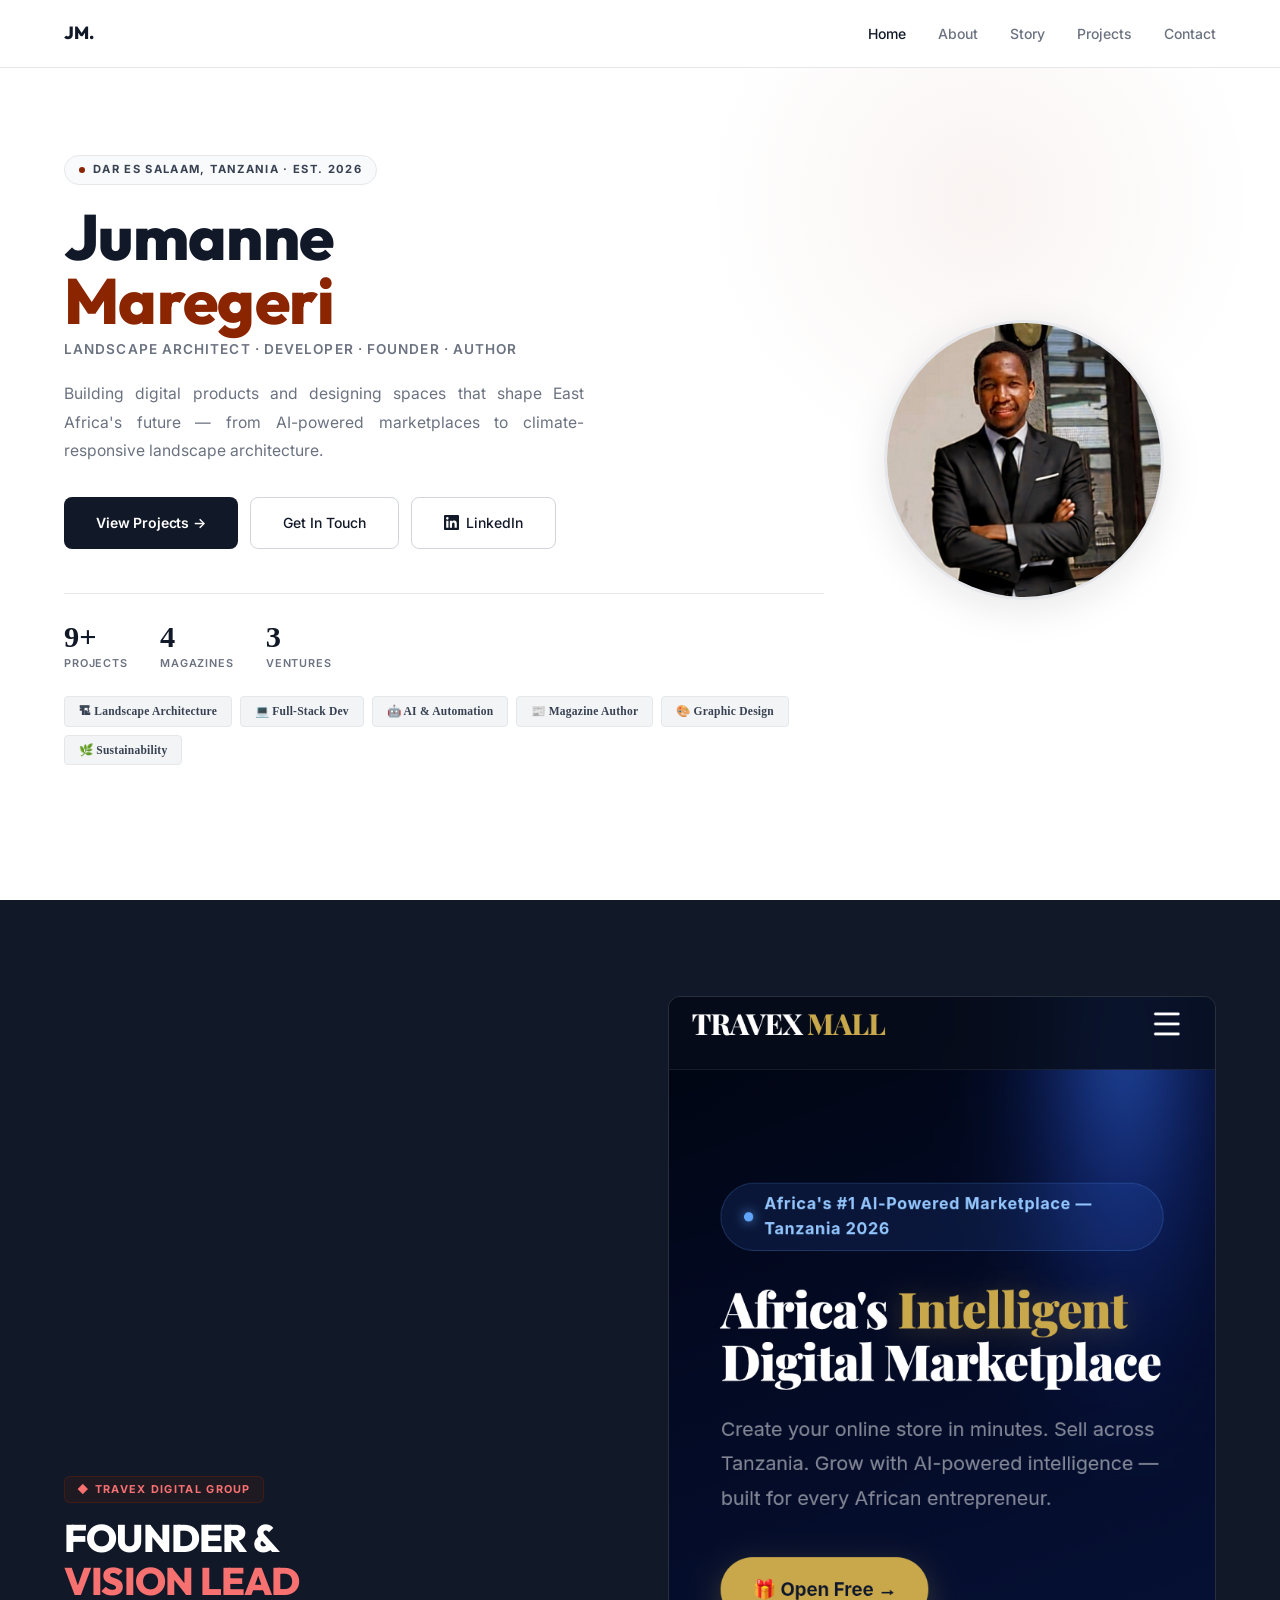
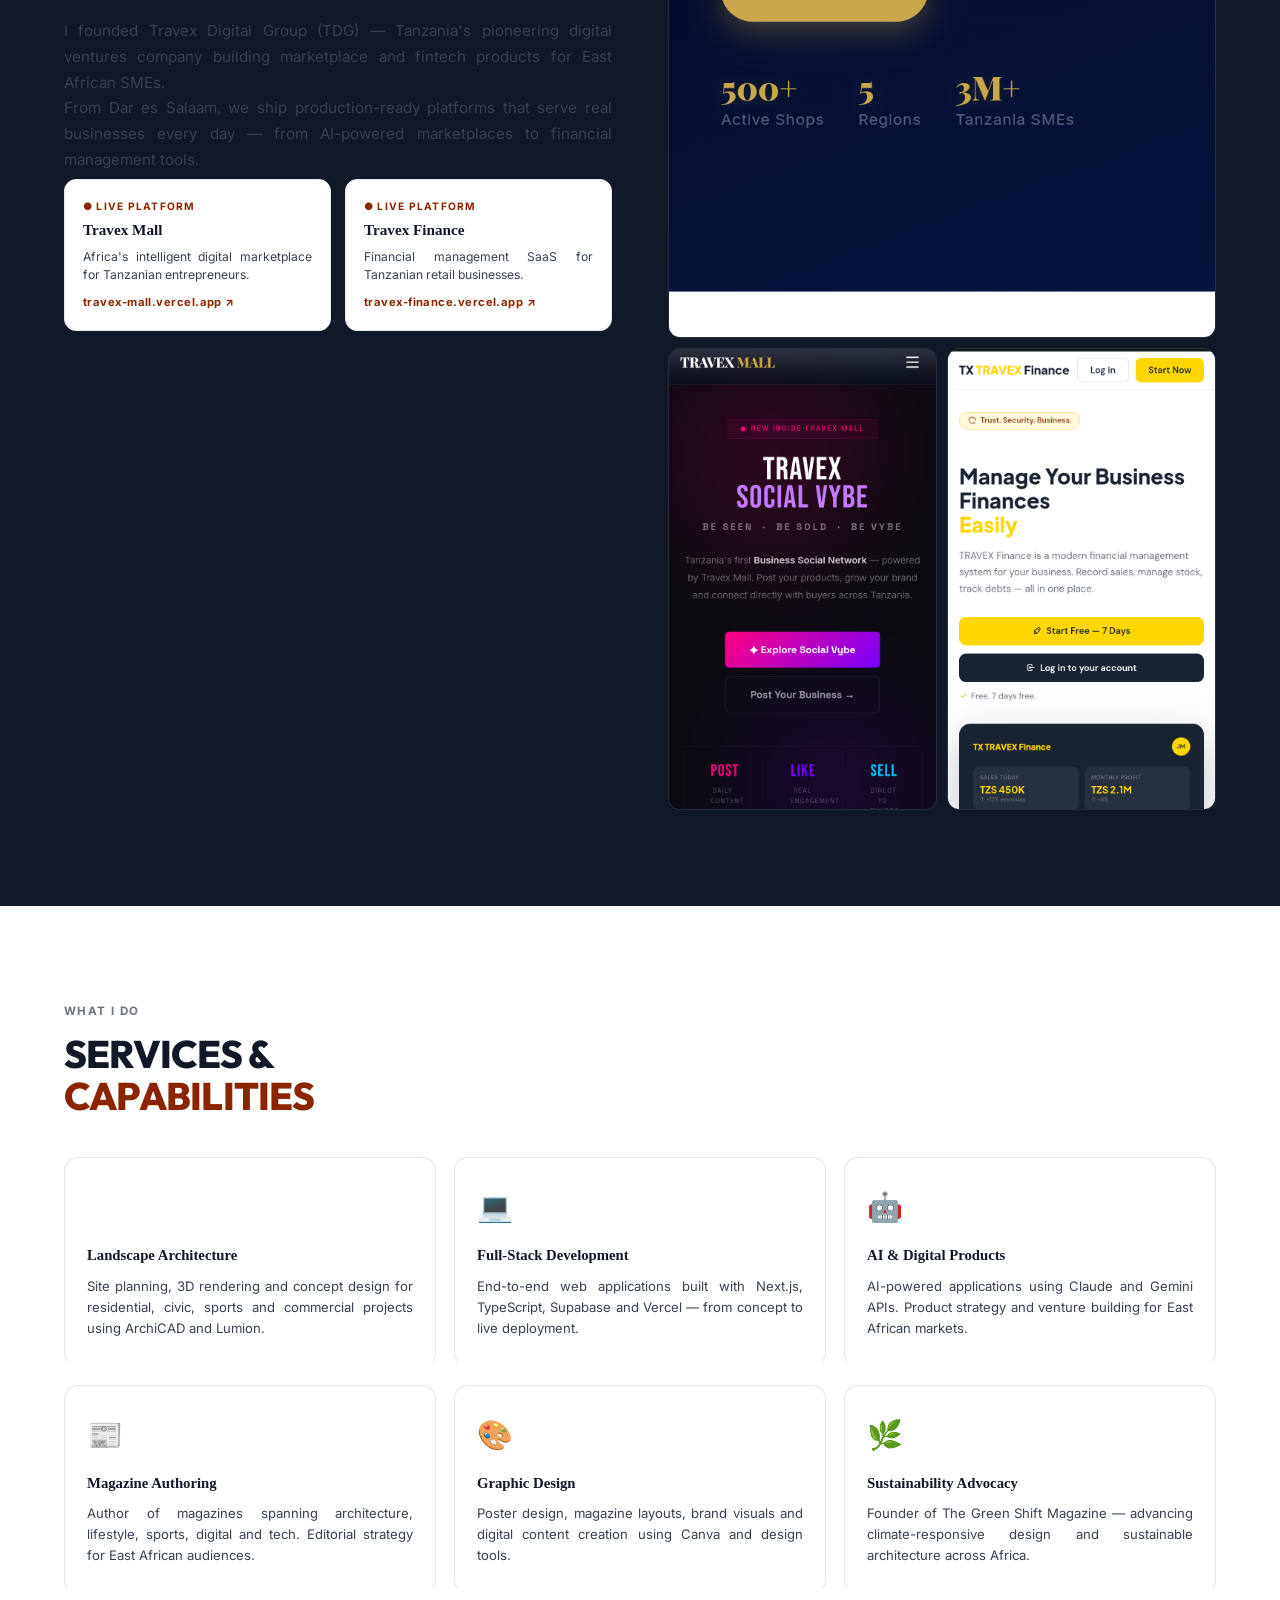
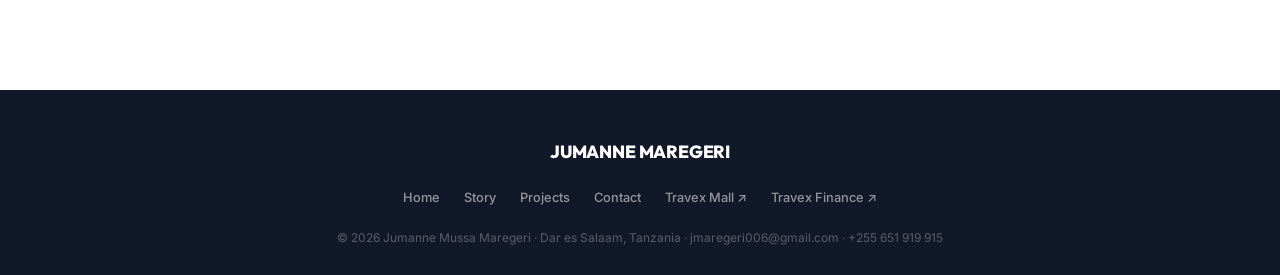
<file: index.html>
<!DOCTYPE html>
<html lang="en">
<head>
<meta charset="UTF-8"/>
  <meta name="google-site-verification" content="p9ZmMHL9Vc2xALCBuGiLvE2m5e5ViBeyXmNs_aEo-oM" />
<meta name="viewport" content="width=device-width, initial-scale=1.0"/>
<title>Jumanne Maregeri — Landscape Architect, Developer & Founder | Dar es Salaam</title>
  <meta name="description" content="Jumanne Maregeri is a Landscape Architect, Full-Stack Developer, Founder of Travex Digital Group and Magazine Author based in Dar es Salaam, Tanzania. Building digital products and designing spaces that shape East Africa's future."/>
  <meta name="keywords" content="Jumanne Maregeri, Landscape Architect Tanzania, Full Stack Developer Tanzania, Travex Digital Group, Dar es Salaam architect, Tanzania developer, Hello Maregeri, architecture portfolio"/>
  <meta name="author" content="Jumanne Maregeri"/>
  <meta name="robots" content="index, follow"/>
  <link rel="canonical" href="https://hello-maregeri.vercel.app/"/>
  <!-- Open Graph -->
  <meta property="og:type" content="website"/>
  <meta property="og:title" content="Jumanne Maregeri — Landscape Architect, Developer & Founder | Dar es Salaam"/>
  <meta property="og:description" content="Jumanne Maregeri is a Landscape Architect, Full-Stack Developer, Founder of Travex Digital Group and Magazine Author based in Dar es Salaam, Tanzania. Building digital products and designing spaces that shape East Africa's future."/>
  <meta property="og:url" content="https://hello-maregeri.vercel.app/"/>
  <meta property="og:image" content="https://hello-maregeri.vercel.app/images/me.jpg"/>
  <meta property="og:site_name" content="Hello Maregeri"/>
  <!-- Twitter -->
  <meta name="twitter:card" content="summary_large_image"/>
  <meta name="twitter:title" content="Jumanne Maregeri — Landscape Architect, Developer & Founder | Dar es Salaam"/>
  <meta name="twitter:description" content="Jumanne Maregeri is a Landscape Architect, Full-Stack Developer, Founder of Travex Digital Group and Magazine Author based in Dar es Salaam, Tanzania. Building digital products and designing spaces that shape East Africa's future."/>
  <meta name="twitter:image" content="https://hello-maregeri.vercel.app/images/me.jpg"/>
  <script type="application/ld+json">
  {
    "@context": "https://schema.org",
    "@type": "Person",
    "name": "Jumanne Maregeri",
    "jobTitle": "Landscape Architect, Full-Stack Developer & Founder",
    "url": "https://hello-maregeri.vercel.app",
    "image": "https://hello-maregeri.vercel.app/images/me.jpg",
    "email": "jmaregeri006@gmail.com",
    "telephone": "+255651919915",
    "address": {
      "@type": "PostalAddress",
      "addressLocality": "Dar es Salaam",
      "addressCountry": "TZ"
    },
    "sameAs": [
      "https://travex-digital-group.vercel.app",
      "https://travex-mall.vercel.app"
    ],
    "knowsAbout": ["Landscape Architecture", "Full-Stack Development", "Digital Products", "Magazine Publishing", "East Africa Tech"],
    "founder": {
      "@type": "Organization",
      "name": "Travex Digital Group",
      "url": "https://travex-digital-group.vercel.app"
    }
  }
  </script>
<link rel="stylesheet" href="style.css"/>
<style>
/* ══ HERO — light background, black fonts ══ */
#hero {
  min-height: 100vh;
  display: flex; align-items: center;
  padding: 100px 5% 80px;
  background: #FFFFFF;
  position: relative; overflow: hidden;
}
.hero-glow {
  position: absolute; top: -100px; right: 0;
  width: 600px; height: 600px;
  background: radial-gradient(circle, rgba(139,37,0,0.05) 0%, transparent 65%);
  pointer-events: none;
}
.hero-inner {
  display: grid; grid-template-columns: 1fr auto;
  gap: 60px; align-items: center;
  width: 100%; max-width: 1100px;
  position: relative; z-index: 1;
}
.hero-badge {
  display: inline-flex; align-items: center; gap: 8px;
  padding: 5px 14px; border-radius: 20px;
  border: 1px solid #E5E7EB;
  font-size: 0.7rem; font-weight: 700; letter-spacing: 0.12em;
  text-transform: uppercase; color: #374151;
  background: #F9FAFB;
  margin-bottom: 20px;
}
.hero-badge::before {
  content: ''; width: 6px; height: 6px; border-radius: 50%;
  background: #8B2500; animation: blink 2s infinite;
}
@keyframes blink { 0%,100%{opacity:1} 50%{opacity:0.3} }

.hero-left h1 {
  font-size: clamp(2.8rem, 5vw, 5rem);
  font-weight: 800; line-height: 1.0;
  color: #111827; margin-bottom: 6px;
  letter-spacing: -0.01em;
}
.hero-left h1 span { color: #8B2500; }
.hero-subtitle {
  font-size: 0.85rem; font-weight: 600; letter-spacing: 0.08em;
  text-transform: uppercase; color: #6B7280;
  margin-bottom: 20px;
}
.hero-desc {
  font-size: 0.98rem; color: #374151;
  line-height: 1.8; max-width: 520px; margin-bottom: 32px;
}
.hero-btns { display: flex; gap: 12px; flex-wrap: wrap; margin-bottom: 44px; }
#hero .btn-gold { background: #111827; color: #FFFFFF; border: none; }
#hero .btn-gold:hover { background: #1F2937; }
#hero .btn-outline { border-color: #D1D5DB; color: #111827; background: transparent; }
#hero .btn-outline:hover { border-color: #111827; }

.hero-stats {
  display: flex; gap: 32px;
  padding-top: 28px;
  border-top: 1px solid #E5E7EB;
}
.stat-n {
  font-family: 'Times New Roman', Times, serif;
  font-size: 1.9rem; font-weight: 800;
  color: #111827; line-height: 1;
}
.stat-l {
  font-size: 0.68rem; font-weight: 600; letter-spacing: 0.08em;
  text-transform: uppercase; color: #6B7280; margin-top: 3px;
}
.hero-skills { display: flex; flex-wrap: wrap; gap: 8px; margin-top: 24px; }
.skill-pill {
  padding: 5px 14px;
  background: #F3F4F6;
  border: 1px solid #E5E7EB;
  border-radius: 4px;
  font-size: 0.72rem; font-weight: 600;
  color: #374151;
  font-family: Georgia, serif;
  letter-spacing: 0.02em;
}

/* photo circle */
.hero-photo-side { display: flex; align-items: center; justify-content: center; }
.photo-circle {
  width: 280px; height: 280px; border-radius: 50%;
  overflow: hidden;
  border: 3px solid #E5E7EB;
  box-shadow: 0 8px 40px rgba(17,24,39,0.1);
  flex-shrink: 0;
}
.photo-circle img { width: 100%; height: 100%; object-fit: cover; object-position: center top; }

/* ══ TDG — dark section ══ */
#tdg { background: #111827; }
.tdg-wrap { display: grid; grid-template-columns: 1fr 1fr; gap: 56px; align-items: center; }
.tdg-eyebrow {
  display: inline-block; padding: 4px 12px;
  background: rgba(139,37,0,0.12); border: 1px solid rgba(139,37,0,0.3);
  border-radius: 6px; font-size: 0.68rem; font-weight: 700;
  letter-spacing: 0.12em; text-transform: uppercase;
  color: #F87171; margin-bottom: 14px;
}
#tdg h2 { color: #FFFFFF !important; margin-bottom: 16px; }
#tdg h2 span { color: #F87171 !important; }
.tdg-text p { font-size: 0.94rem; color: rgba(255,255,255,0.7); line-height: 1.8; margin-bottom: 14px; }
.tdg-cards { display: grid; grid-template-columns: 1fr 1fr; gap: 14px; margin-top: 6px; }
.tdg-card {
  display: block; padding: 18px;
  background: #FFFFFF; border: 1px solid #E5E7EB;
  border-radius: 12px; text-decoration: none; transition: all 0.2s;
}
.tdg-card:hover { border-color: #8B2500; transform: translateY(-2px); }
.tdg-card-label { font-size: 0.64rem; font-weight: 700; letter-spacing: 0.12em; text-transform: uppercase; color: #8B2500 !important; margin-bottom: 4px; }
.tdg-card h4 { font-family: 'Times New Roman', Times, serif; font-size: 0.95rem; font-weight: 700; color: #111827 !important; margin-bottom: 5px; }
.tdg-card p  { font-size: 0.76rem; color: #374151 !important; line-height: 1.5; margin-bottom: 10px; }
.tdg-card-link { font-size: 0.7rem; font-weight: 700; color: #8B2500 !important; letter-spacing: 0.04em; }
.tdg-screens { display: grid; grid-template-columns: 1fr 1fr; gap: 10px; }
.screen { border-radius: 12px; overflow: hidden; border: 1px solid rgba(255,255,255,0.1); }
.screen img { width: 100%; display: block; object-fit: cover; }
.screen.full { grid-column: 1 / -1; }

/* ══ SERVICES — light bg, black text ══ */
#services { background: #FFFFFF; }
#services h2 { color: #111827 !important; }
#services h2 span { color: #8B2500 !important; }
#services .label { color: #6B7280 !important; }
.services-grid { display: grid; grid-template-columns: repeat(3,1fr); gap: 18px; }
.svc {
  padding: 26px 22px;
  background: #FFFFFF; border: 1px solid #E5E7EB;
  border-radius: 14px; transition: all 0.25s;
  border-bottom: 2px solid transparent;
}
.svc:hover { border-bottom-color: #8B2500; border-color: #D1D5DB; }
.svc-icon { font-size: 1.8rem; margin-bottom: 14px; }
.svc h3 { font-family: 'Times New Roman', Times, serif; font-size: 0.92rem; font-weight: 700; color: #111827 !important; margin-bottom: 8px; }
.svc p   { font-size: 0.82rem; color: #374151 !important; line-height: 1.6; }

/* ══ RESPONSIVE ══ */
@media (max-width: 900px) {
  .hero-inner { grid-template-columns: 1fr; gap: 36px; }
  .hero-photo-side { order: -1; }
  .tdg-wrap { grid-template-columns: 1fr; gap: 36px; }
  .services-grid { grid-template-columns: 1fr 1fr; }
}
@media (max-width: 560px) {
  .hero-stats { gap: 18px; }
  .services-grid { grid-template-columns: 1fr; }
  .tdg-cards { grid-template-columns: 1fr; }
}

/* ══ FINAL OVERRIDES ══ */
/* hero — all black */
#hero * { color: #111827 !important; }
#hero h1 span { color: #8B2500 !important; }
#hero .hero-badge { color: #374151 !important; }
#hero .hero-subtitle, #hero .hero-desc, #hero .stat-l { color: #6B7280 !important; }
#hero .skill-pill { color: #374151 !important; background: #F3F4F6 !important; border-color: #E5E7EB !important; }
#hero .hero-stats { border-color: #E5E7EB !important; }
#hero .btn-gold { color: #FFFFFF !important; background: #111827 !important; }
#hero .btn-outline { color: #111827 !important; }

/* footer — white text on dark */
footer, footer * { color: #FFFFFF !important; }
.footer-links a { color: rgba(255,255,255,0.55) !important; }
.footer-copy { color: rgba(255,255,255,0.3) !important; }
</style>
</head>
<body>

<nav>
  <a href="index.html" class="nav-logo">JM<span>.</span></a>
  <ul class="nav-links">
    <li><a href="index.html" class="active">Home</a></li>
    <li><a href="index.html#services">About</a></li>
    <li><a href="story.html">Story</a></li>
    <li><a href="projects.html">Projects</a></li>
    <li><a href="contact.html">Contact</a></li>
  </ul>
  <button class="hamburger" onclick="toggleMenu()" aria-label="Menu">
    <span></span><span></span><span></span>
  </button>
</nav>
<div class="mobile-menu" id="mobileMenu">
  <a href="index.html">Home</a>
  <a href="index.html#services">About</a>
  <a href="story.html">Story</a>
  <a href="projects.html">Projects</a>
  <a href="contact.html">Contact</a>
</div>

<!-- HERO -->
<section id="hero">
  <div class="hero-glow"></div>
  <div class="hero-inner">
    <div class="hero-left reveal">
      <div class="hero-badge">Dar es Salaam, Tanzania · Est. 2026</div>
      <h1>Jumanne<br/><span>Maregeri</span></h1>
      <div class="hero-subtitle">Landscape Architect · Developer · Founder · Author</div>
      <p class="hero-desc">
        Building digital products and designing spaces that shape East Africa's future —
        from AI-powered marketplaces to climate-responsive landscape architecture.
      </p>
      <div class="hero-btns">
        <a href="projects.html" class="btn-gold">View Projects →</a>
        <a href="contact.html" class="btn-outline">Get In Touch</a>
        <a href="https://www.linkedin.com/in/arch-jumanne-maregeri-b4262a372" target="_blank" rel="noopener" class="btn-outline" style="display:inline-flex;align-items:center;gap:7px;"><svg width="15" height="15" viewBox="0 0 24 24" fill="currentColor"><path d="M20.447 20.452h-3.554v-5.569c0-1.328-.027-3.037-1.852-3.037-1.853 0-2.136 1.445-2.136 2.939v5.667H9.351V9h3.414v1.561h.046c.477-.9 1.637-1.85 3.37-1.85 3.601 0 4.267 2.37 4.267 5.455v6.286zM5.337 7.433a2.062 2.062 0 0 1-2.063-2.065 2.064 2.064 0 1 1 2.063 2.065zm1.782 13.019H3.555V9h3.564v11.452zM22.225 0H1.771C.792 0 0 .774 0 1.729v20.542C0 23.227.792 24 1.771 24h20.451C23.2 24 24 23.227 24 22.271V1.729C24 .774 23.2 0 22.222 0h.003z"/></svg> LinkedIn</a>
      </div>
      <div class="hero-stats">
        <div><div class="stat-n">9+</div><div class="stat-l">Projects</div></div>
        <div><div class="stat-n">4</div><div class="stat-l">Magazines</div></div>
        <div><div class="stat-n">3</div><div class="stat-l">Ventures</div></div>
      </div>
      <div class="hero-skills">
        <span class="skill-pill">🏗 Landscape Architecture</span>
        <span class="skill-pill">💻 Full-Stack Dev</span>
        <span class="skill-pill">🤖 AI & Automation</span>
        <span class="skill-pill">📰 Magazine Author</span>
        <span class="skill-pill">🎨 Graphic Design</span>
        <span class="skill-pill">🌿 Sustainability</span>
      </div>
    </div>
    <div class="hero-photo-side reveal">
      <div class="photo-circle">
        <img src="images/me.jpg" alt="Jumanne Maregeri"/>
      </div>
    </div>
  </div>
</section>

<!-- TDG -->
<section id="tdg">
  <div class="tdg-wrap">
    <div class="reveal">
      <span class="tdg-eyebrow">◆ Travex Digital Group</span>
      <h2>FOUNDER &<br/><span>VISION LEAD</span></h2>
      <p>I founded Travex Digital Group (TDG) — Tanzania's pioneering digital ventures company building marketplace and fintech products for East African SMEs.</p>
      <p>From Dar es Salaam, we ship production-ready platforms that serve real businesses every day — from AI-powered marketplaces to financial management tools.</p>
      <div class="tdg-cards">
        <a href="https://travex-mall.vercel.app" target="_blank" rel="noopener" class="tdg-card">
          <div class="tdg-card-label">● Live Platform</div>
          <h4>Travex Mall</h4>
          <p>Africa's intelligent digital marketplace for Tanzanian entrepreneurs.</p>
          <div class="tdg-card-link">travex-mall.vercel.app ↗</div>
        </a>
        <a href="https://travex-finance.vercel.app" target="_blank" rel="noopener" class="tdg-card">
          <div class="tdg-card-label">● Live Platform</div>
          <h4>Travex Finance</h4>
          <p>Financial management SaaS for Tanzanian retail businesses.</p>
          <div class="tdg-card-link">travex-finance.vercel.app ↗</div>
        </a>
      </div>
    </div>
    <div class="reveal">
      <div class="tdg-screens">
        <div class="screen full"><img src="images/travex_mall1.png" alt="Travex Mall"/></div>
        <div class="screen"><img src="images/travex_mall2.png" alt="Social Vybe"/></div>
        <div class="screen"><img src="images/travex_finance.png" alt="Travex Finance"/></div>
      </div>
    </div>
  </div>
</section>

<!-- SERVICES -->
<section id="services">
  <div class="reveal">
    <div class="label">What I Do</div>
    <h2>SERVICES &<br/><span>CAPABILITIES</span></h2>
  </div>
  <div class="services-grid reveal">
    <div class="svc"><div class="svc-icon">🏗</div><h3>Landscape Architecture</h3><p>Site planning, 3D rendering and concept design for residential, civic, sports and commercial projects using ArchiCAD and Lumion.</p></div>
    <div class="svc"><div class="svc-icon">💻</div><h3>Full-Stack Development</h3><p>End-to-end web applications built with Next.js, TypeScript, Supabase and Vercel — from concept to live deployment.</p></div>
    <div class="svc"><div class="svc-icon">🤖</div><h3>AI & Digital Products</h3><p>AI-powered applications using Claude and Gemini APIs. Product strategy and venture building for East African markets.</p></div>
    <div class="svc"><div class="svc-icon">📰</div><h3>Magazine Authoring</h3><p>Author of magazines spanning architecture, lifestyle, sports, digital and tech. Editorial strategy for East African audiences.</p></div>
    <div class="svc"><div class="svc-icon">🎨</div><h3>Graphic Design</h3><p>Poster design, magazine layouts, brand visuals and digital content creation using Canva and design tools.</p></div>
    <div class="svc"><div class="svc-icon">🌿</div><h3>Sustainability Advocacy</h3><p>Founder of The Green Shift Magazine — advancing climate-responsive design and sustainable architecture across Africa.</p></div>
  </div>
</section>

<footer>
  <div class="footer-logo">JUMANNE <span>MAREGERI</span></div>
  <ul class="footer-links">
    <li><a href="index.html">Home</a></li>
    <li><a href="story.html">Story</a></li>
    <li><a href="projects.html">Projects</a></li>
    <li><a href="contact.html">Contact</a></li>
    <li><a href="https://travex-mall.vercel.app" target="_blank">Travex Mall ↗</a></li>
    <li><a href="https://travex-finance.vercel.app" target="_blank">Travex Finance ↗</a></li>
  </ul>
  <div class="footer-copy">© 2026 Jumanne Mussa Maregeri · Dar es Salaam, Tanzania · jmaregeri006@gmail.com · +255 651 919 915</div>
</footer>

<script>
function toggleMenu(){ document.getElementById('mobileMenu').classList.toggle('open'); }
const obs = new IntersectionObserver(e=>{e.forEach(el=>{if(el.isIntersecting){el.target.classList.add('visible');obs.unobserve(el.target);}});},{threshold:0.08});
document.querySelectorAll('.reveal').forEach(r=>obs.observe(r));
</script>
</body>
</html>
</file>
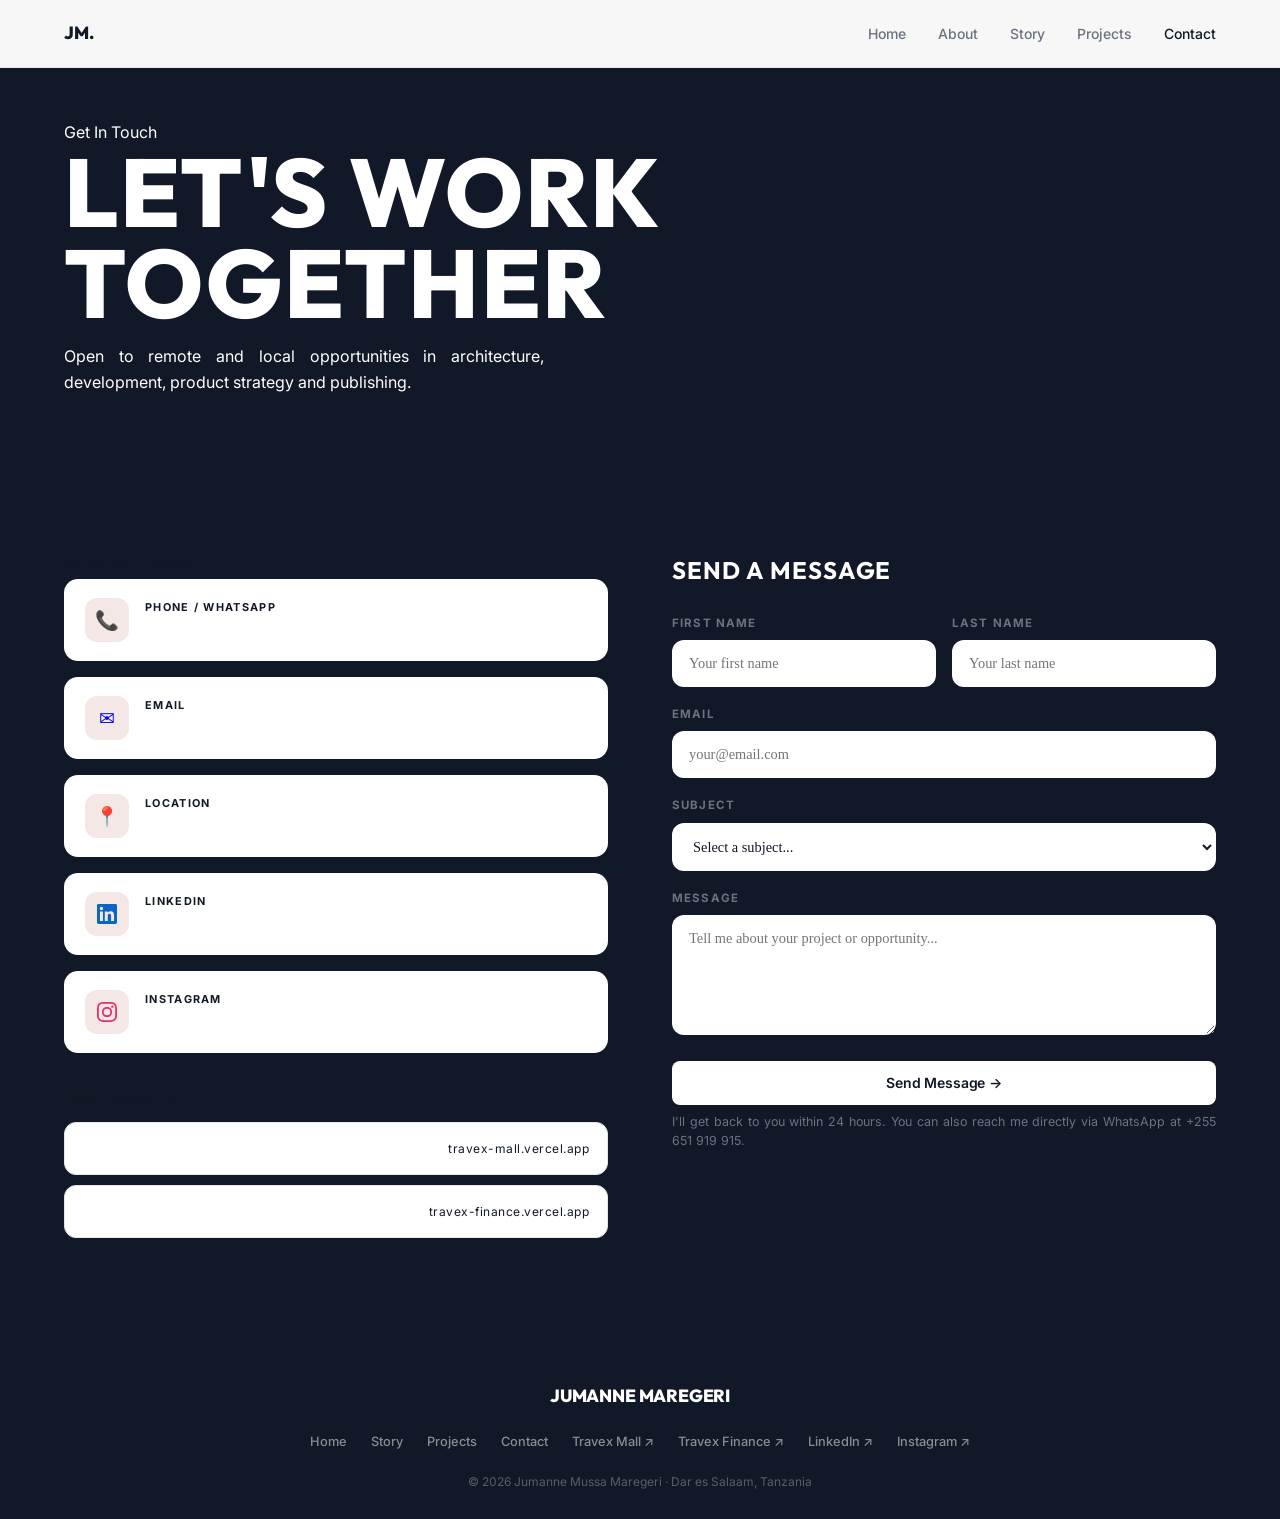
<file: contact.html>
<!DOCTYPE html>
<html lang="en">
<head>
<meta charset="UTF-8"/>
  <meta name="google-site-verification" content="p9ZmMHL9Vc2xALCBuGiLvE2m5e5ViBeyXmNs_aEo-oM" />
<meta name="viewport" content="width=device-width, initial-scale=1.0"/>
<title>Contact — Jumanne Maregeri | Dar es Salaam, Tanzania</title>
  <meta name="description" content="Get in touch with Jumanne Maregeri for architecture, web development, digital product strategy or publishing collaborations. Based in Dar es Salaam, Tanzania."/>
  <meta name="keywords" content="contact Jumanne Maregeri, hire landscape architect Tanzania, hire developer Tanzania, Dar es Salaam architect contact"/>
  <meta name="author" content="Jumanne Maregeri"/>
  <meta name="robots" content="index, follow"/>
  <link rel="canonical" href="https://hello-maregeri.vercel.app/contact.html"/>
  <!-- Open Graph -->
  <meta property="og:type" content="website"/>
  <meta property="og:title" content="Contact — Jumanne Maregeri | Dar es Salaam, Tanzania"/>
  <meta property="og:description" content="Get in touch with Jumanne Maregeri for architecture, web development, digital product strategy or publishing collaborations. Based in Dar es Salaam, Tanzania."/>
  <meta property="og:url" content="https://hello-maregeri.vercel.app/contact.html"/>
  <meta property="og:image" content="https://hello-maregeri.vercel.app/images/me.jpg"/>
  <meta property="og:site_name" content="Hello Maregeri"/>
  <!-- Twitter -->
  <meta name="twitter:card" content="summary_large_image"/>
  <meta name="twitter:title" content="Contact — Jumanne Maregeri | Dar es Salaam, Tanzania"/>
  <meta name="twitter:description" content="Get in touch with Jumanne Maregeri for architecture, web development, digital product strategy or publishing collaborations. Based in Dar es Salaam, Tanzania."/>
  <meta name="twitter:image" content="https://hello-maregeri.vercel.app/images/me.jpg"/>
<link rel="stylesheet" href="style.css"/>
<style>
#contact-hero {
  min-height: 40vh; display: flex; align-items: center;
  padding: 120px 5% 60px;
  background: var(--dark); position: relative; overflow: hidden;
}
.contact-hero-content h1 {
  font-size: clamp(3rem, 8vw, 6rem);
  line-height: 0.95; letter-spacing: 0.02em;
}
.contact-hero-content h1 span { color: #FBBF24; }
.contact-hero-content p {
  font-size: 1rem; color: rgba(255,255,255,0.75);
  margin-top: 16px; max-width: 480px; line-height: 1.6;
}

#contact-main { background: var(--black); }
.contact-grid {
  display: grid; grid-template-columns: 1fr 1fr; gap: 64px; align-items: start;
}

/* Info side */
.contact-info h3 {
  font-size: 1.5rem; letter-spacing: 0.04em;
  color: var(--white); margin-bottom: 24px;
}
.contact-items { display: flex; flex-direction: column; gap: 16px; margin-bottom: 36px; }
.contact-item {
  display: flex; align-items: center; gap: 16px;
  padding: 18px 20px;
  background: var(--card);
  border: 1px solid rgba(255,255,255,0.06);
  border-radius: 14px;
  text-decoration: none;
  transition: all 0.2s;
}
.contact-item:hover { border-color: var(--gold); transform: translateX(4px); }
.ci-icon {
  width: 44px; height: 44px; border-radius: 12px;
  background: rgba(139,37,0,0.1);
  display: flex; align-items: center; justify-content: center;
  font-size: 1.2rem; flex-shrink: 0;
}
.ci-label {
  font-size: 0.68rem; font-weight: 700;
  letter-spacing: 0.12em; text-transform: uppercase;
  color: var(--gold); margin-bottom: 3px;
}
.ci-value {
  font-size: 0.9rem; color: var(--white); font-weight: 500;
}

.live-products { margin-top: 8px; }
.live-products h4 {
  font-size: 0.72rem; font-weight: 700;
  letter-spacing: 0.14em; text-transform: uppercase;
  color: var(--gold); margin-bottom: 14px;
}
.live-btns { display: flex; flex-direction: column; gap: 10px; }
.live-btn {
  display: flex; align-items: center; justify-content: space-between;
  padding: 14px 18px;
  background: var(--card);
  border: 1px solid var(--border);
  border-radius: 12px;
  text-decoration: none;
  transition: all 0.2s;
}
.live-btn:hover { border-color: var(--gold); }
.live-btn-name {
  font-weight: 700; font-size: 0.9rem; color: var(--white);
}
.live-btn-url {
  font-size: 0.75rem; color: var(--gold);
  letter-spacing: 0.04em;
}

/* Form side */
.contact-form-wrap { }
.contact-form-wrap h3 {
  font-size: 1.5rem; letter-spacing: 0.04em;
  color: var(--white); margin-bottom: 24px;
}
.form-group { margin-bottom: 18px; }
.form-group label {
  display: block; font-size: 0.72rem; font-weight: 700;
  letter-spacing: 0.1em; text-transform: uppercase;
  color: var(--muted); margin-bottom: 8px;
}
.form-group input,
.form-group textarea,
.form-group select {
  width: 100%; padding: 14px 16px;
  background: var(--card);
  border: 1px solid rgba(255,255,255,0.08);
  border-radius: 12px;
  font-family: Georgia, serif, sans-serif;
  font-size: 0.9rem; color: var(--white);
  outline: none;
  transition: border-color 0.2s;
}
.form-group input:focus,
.form-group textarea:focus,
.form-group select:focus { border-color: var(--gold); }
.form-group select option { background: var(--card); }
.form-group textarea { resize: vertical; min-height: 120px; }
.form-row { display: grid; grid-template-columns: 1fr 1fr; gap: 16px; }
.form-note {
  font-size: 0.78rem; color: var(--gray);
  margin-top: 8px; line-height: 1.5;
}

@media (max-width: 768px) {
  .contact-grid { grid-template-columns: 1fr; gap: 40px; }
  .form-row { grid-template-columns: 1fr; }
}

/* ── TEXT FIX: dark bg sections → white text ── */
#hero, #hero p, #hero h1, #hero h2, #hero h3, #hero span,
#hero .hero-subtitle, #hero .hero-desc, #hero .hero-badge,
#hero .stat-l, #hero .label, #hero .skill-pill { color: #FFFFFF !important; }
#hero h1 span, #hero .stat-n { color: #FFFFFF !important; }
#hero .hero-stats { border-color: rgba(255,255,255,0.15) !important; }

#story-hero *, #story-hero h1, #story-hero p { color: #FFFFFF !important; }
#proj-hero *, #proj-hero h1, #proj-hero p { color: #FFFFFF !important; }
#contact-hero *, #contact-hero h1, #contact-hero p { color: #FFFFFF !important; }

/* no #services section on this page */

footer *, footer p, footer h1, footer h2, footer h3,
footer a, footer span { color: #FFFFFF !important; }
.footer-links a { color: rgba(255,255,255,0.5) !important; }
.footer-copy { color: rgba(255,255,255,0.3) !important; }

/* TDG card colours handled in style.css */


.form-group input, .form-group textarea, .form-group select { color: #111827 !important; background: #FFFFFF !important; }
.form-group label { color: var(--muted) !important; }
/* submit button on dark bg — ensure visibility */
#contact-main .btn-gold { background: #FFFFFF !important; color: #111827 !important; }
#contact-main .btn-gold:hover { background: #F3F4F6 !important; }
</style>
</head>
<body>

<nav>
  <a href="index.html" class="nav-logo">JM<span>.</span></a>
  <ul class="nav-links">
    <li><a href="index.html">Home</a></li>
    <li><a href="index.html#whatido">About</a></li>
    <li><a href="story.html">Story</a></li>
    <li><a href="projects.html">Projects</a></li>
    <li><a href="contact.html" class="active">Contact</a></li>
  </ul>
  <button class="hamburger" onclick="toggleMenu()" aria-label="Menu">
    <span></span><span></span><span></span>
  </button>
</nav>
<div class="mobile-menu" id="mobileMenu">
  <a href="index.html">Home</a>
  <a href="index.html#whatido">About</a>
  <a href="story.html">Story</a>
  <a href="projects.html">Projects</a>
  <a href="contact.html">Contact</a>
</div>

<!-- HERO -->
<section id="contact-hero">
  <div class="contact-hero-content reveal">
    <div class="section-label">Get In Touch</div>
    <h1>LET'S <span>WORK</span><br/>TOGETHER</h1>
    <p>Open to remote and local opportunities in architecture, development, product strategy and publishing.</p>
  </div>
</section>

<!-- CONTACT MAIN -->
<section id="contact-main">
  <div class="contact-grid">

    <!-- LEFT: Info -->
    <div class="reveal">
      <h3>CONTACT INFO</h3>
      <div class="contact-items">
        <a href="tel:+255651919915" class="contact-item">
          <div class="ci-icon">📞</div>
          <div>
            <div class="ci-label">Phone / WhatsApp</div>
            <div class="ci-value">+255 651 919 915</div>
          </div>
        </a>
        <a href="mailto:jmaregeri006@gmail.com" class="contact-item">
          <div class="ci-icon">✉</div>
          <div>
            <div class="ci-label">Email</div>
            <div class="ci-value">jmaregeri006@gmail.com</div>
          </div>
        </a>
        <div class="contact-item">
          <div class="ci-icon">📍</div>
          <div>
            <div class="ci-label">Location</div>
            <div class="ci-value">Dar es Salaam, Tanzania</div>
          </div>
        </div>
        <a href="https://www.linkedin.com/in/arch-jumanne-maregeri-b4262a372" target="_blank" rel="noopener" class="contact-item">
          <div class="ci-icon"><svg width="20" height="20" viewBox="0 0 24 24" fill="#0A66C2"><path d="M20.447 20.452h-3.554v-5.569c0-1.328-.027-3.037-1.852-3.037-1.853 0-2.136 1.445-2.136 2.939v5.667H9.351V9h3.414v1.561h.046c.477-.9 1.637-1.85 3.37-1.85 3.601 0 4.267 2.37 4.267 5.455v6.286zM5.337 7.433a2.062 2.062 0 0 1-2.063-2.065 2.064 2.064 0 1 1 2.063 2.065zm1.782 13.019H3.555V9h3.564v11.452zM22.225 0H1.771C.792 0 0 .774 0 1.729v20.542C0 23.227.792 24 1.771 24h20.451C23.2 24 24 23.227 24 22.271V1.729C24 .774 23.2 0 22.222 0h.003z"/></svg></div>
          <div>
            <div class="ci-label">LinkedIn</div>
            <div class="ci-value">arch-jumanne-maregeri</div>
          </div>
        </a>
        <a href="https://www.instagram.com/maregeri_jr" target="_blank" rel="noopener" class="contact-item">
          <div class="ci-icon"><svg width="20" height="20" viewBox="0 0 24 24" fill="#E1306C"><path d="M12 2.163c3.204 0 3.584.012 4.85.07 3.252.148 4.771 1.691 4.919 4.919.058 1.265.069 1.645.069 4.849 0 3.205-.012 3.584-.069 4.849-.149 3.225-1.664 4.771-4.919 4.919-1.266.058-1.644.07-4.85.07-3.204 0-3.584-.012-4.849-.07-3.26-.149-4.771-1.699-4.919-4.92-.058-1.265-.07-1.644-.07-4.849 0-3.204.013-3.583.07-4.849.149-3.227 1.664-4.771 4.919-4.919 1.266-.057 1.645-.069 4.849-.069zM12 0C8.741 0 8.333.014 7.053.072 2.695.272.273 2.69.073 7.052.014 8.333 0 8.741 0 12c0 3.259.014 3.668.072 4.948.2 4.358 2.618 6.78 6.98 6.98C8.333 23.986 8.741 24 12 24c3.259 0 3.668-.014 4.948-.072 4.354-.2 6.782-2.618 6.979-6.98.059-1.28.073-1.689.073-4.948 0-3.259-.014-3.667-.072-4.947-.196-4.354-2.617-6.78-6.979-6.98C15.668.014 15.259 0 12 0zm0 5.838a6.162 6.162 0 1 0 0 12.324 6.162 6.162 0 0 0 0-12.324zM12 16a4 4 0 1 1 0-8 4 4 0 0 1 0 8zm6.406-11.845a1.44 1.44 0 1 0 0 2.881 1.44 1.44 0 0 0 0-2.881z"/></svg></div>
          <div>
            <div class="ci-label">Instagram</div>
            <div class="ci-value">@maregeri_jr</div>
          </div>
        </a>
      </div>

      <div class="live-products">
        <h4>Live Products</h4>
        <div class="live-btns">
          <a href="https://travex-mall.vercel.app" target="_blank" rel="noopener" class="live-btn">
            <span class="live-btn-name">Travex Mall ↗</span>
            <span class="live-btn-url">travex-mall.vercel.app</span>
          </a>
          <a href="https://travex-finance.vercel.app" target="_blank" rel="noopener" class="live-btn">
            <span class="live-btn-name">Travex Finance ↗</span>
            <span class="live-btn-url">travex-finance.vercel.app</span>
          </a>
        </div>
      </div>
    </div>

    <!-- RIGHT: Form -->
    <div class="contact-form-wrap reveal">
      <h3>SEND A MESSAGE</h3>
      <form onsubmit="handleSubmit(event)">
        <div class="form-row">
          <div class="form-group">
            <label>First Name</label>
            <input type="text" placeholder="Your first name" required/>
          </div>
          <div class="form-group">
            <label>Last Name</label>
            <input type="text" placeholder="Your last name"/>
          </div>
        </div>
        <div class="form-group">
          <label>Email</label>
          <input type="email" placeholder="your@email.com" required/>
        </div>
        <div class="form-group">
          <label>Subject</label>
          <select>
            <option value="">Select a subject...</option>
            <option>Architecture / Landscape Design</option>
            <option>Web Development / Digital Product</option>
            <option>Magazine / Content Collaboration</option>
            <option>Travex Digital Group (TDG)</option>
            <option>Job / Collaboration Opportunity</option>
            <option>Other</option>
          </select>
        </div>
        <div class="form-group">
          <label>Message</label>
          <textarea placeholder="Tell me about your project or opportunity..."></textarea>
        </div>
        <button type="submit" class="btn-gold" style="width:100%;justify-content:center;">
          Send Message →
        </button>
        <p class="form-note">I'll get back to you within 24 hours. You can also reach me directly via WhatsApp at +255 651 919 915.</p>
      </form>
    </div>

  </div>
</section>

<footer>
  <div class="footer-logo">JUMANNE <span>MAREGERI</span></div>
  <ul class="footer-links">
    <li><a href="index.html">Home</a></li>
    <li><a href="story.html">Story</a></li>
    <li><a href="projects.html">Projects</a></li>
    <li><a href="contact.html">Contact</a></li>
    <li><a href="https://travex-mall.vercel.app" target="_blank">Travex Mall ↗</a></li>
    <li><a href="https://travex-finance.vercel.app" target="_blank">Travex Finance ↗</a></li>
    <li><a href="https://www.linkedin.com/in/arch-jumanne-maregeri-b4262a372" target="_blank" rel="noopener">LinkedIn ↗</a></li>
    <li><a href="https://www.instagram.com/maregeri_jr" target="_blank" rel="noopener">Instagram ↗</a></li>
  </ul>
  <div class="footer-copy">© 2026 Jumanne Mussa Maregeri · Dar es Salaam, Tanzania</div>
</footer>

<script>
function toggleMenu() {
  document.getElementById('mobileMenu').classList.toggle('open');
}
function handleSubmit(e) {
  e.preventDefault();
  const btn = e.target.querySelector('button[type="submit"]');
  btn.textContent = '✓ Message Sent!';
  btn.style.background = '#1a1a1a';
  btn.style.color = 'var(--gold)';
  btn.style.border = '2px solid var(--gold)';
  setTimeout(() => {
    btn.textContent = 'Send Message →';
    btn.style = '';
    e.target.reset();
  }, 3000);
}
const reveals = document.querySelectorAll('.reveal');
const obs = new IntersectionObserver(e => {
  e.forEach(el => { if(el.isIntersecting){ el.target.classList.add('visible'); obs.unobserve(el.target); }});
}, { threshold: 0.08 });
reveals.forEach(r => obs.observe(r));
</script>
</body>
</html>
</file>
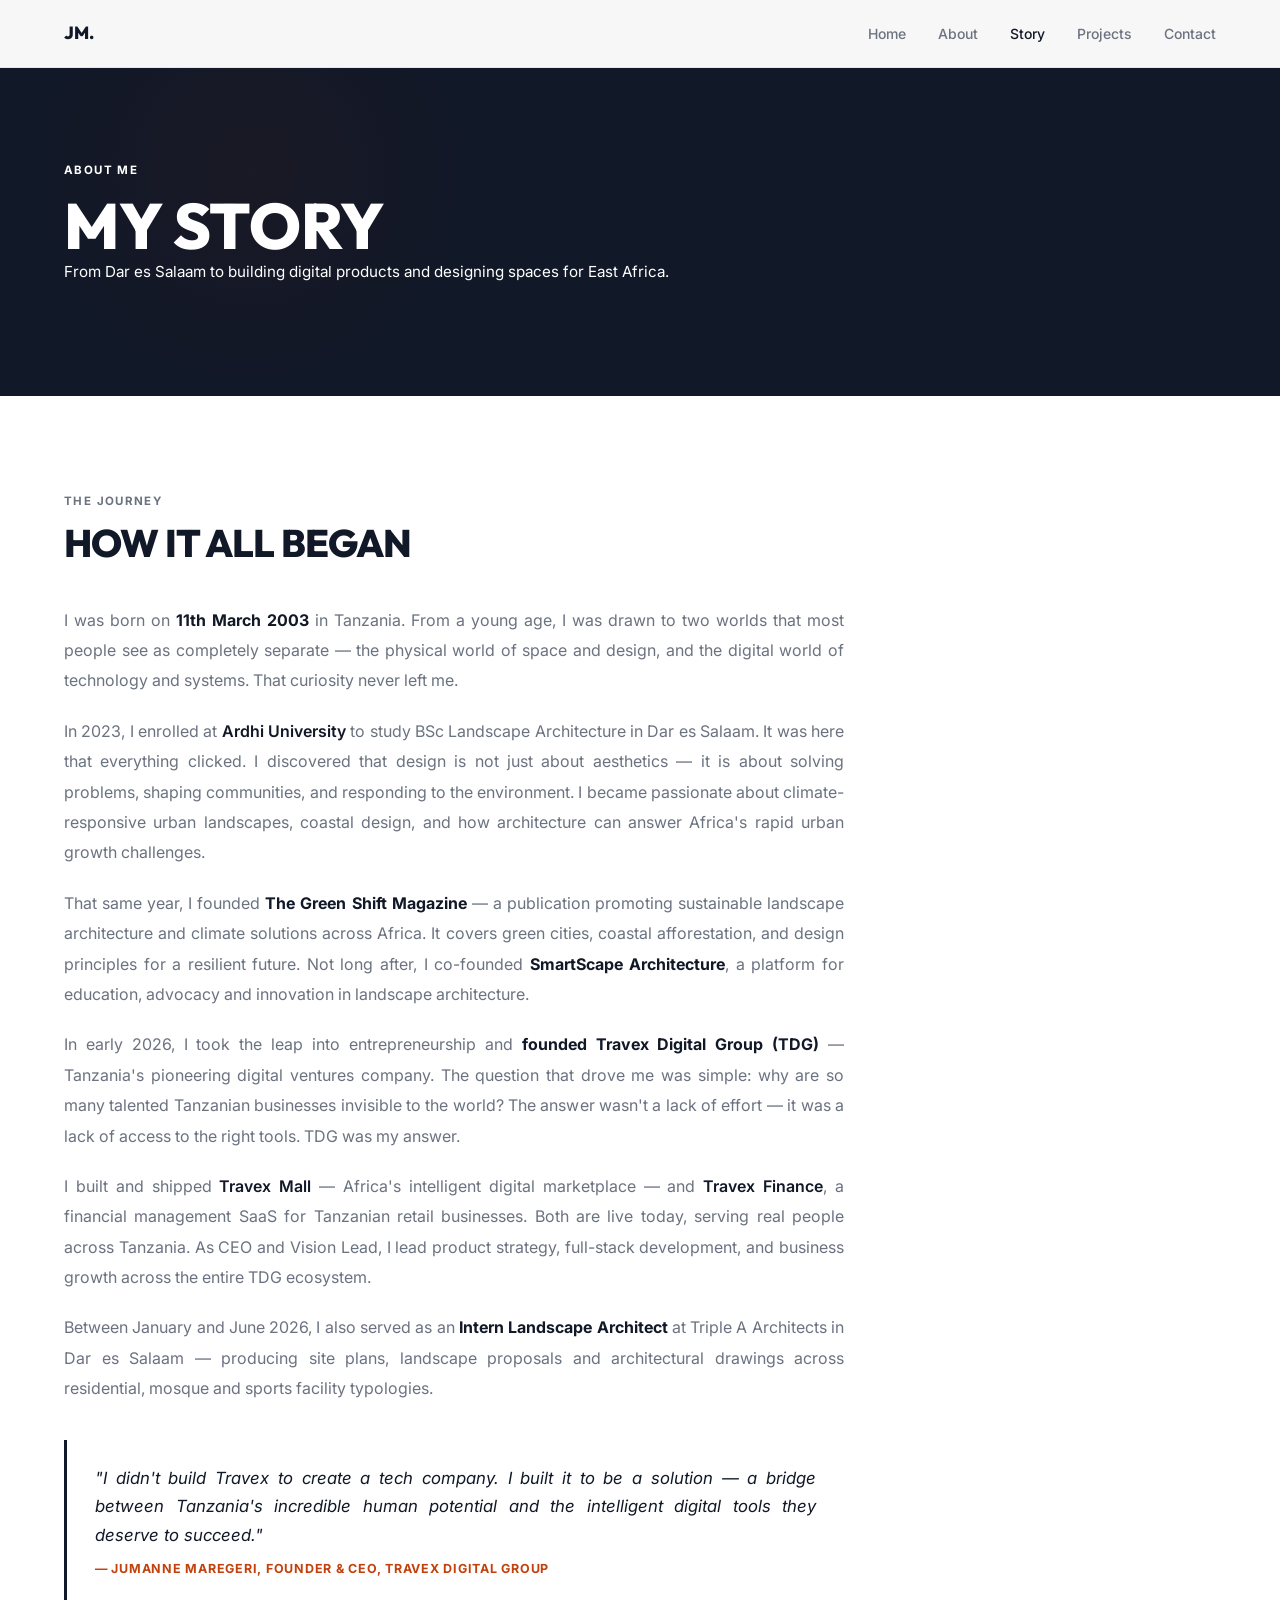
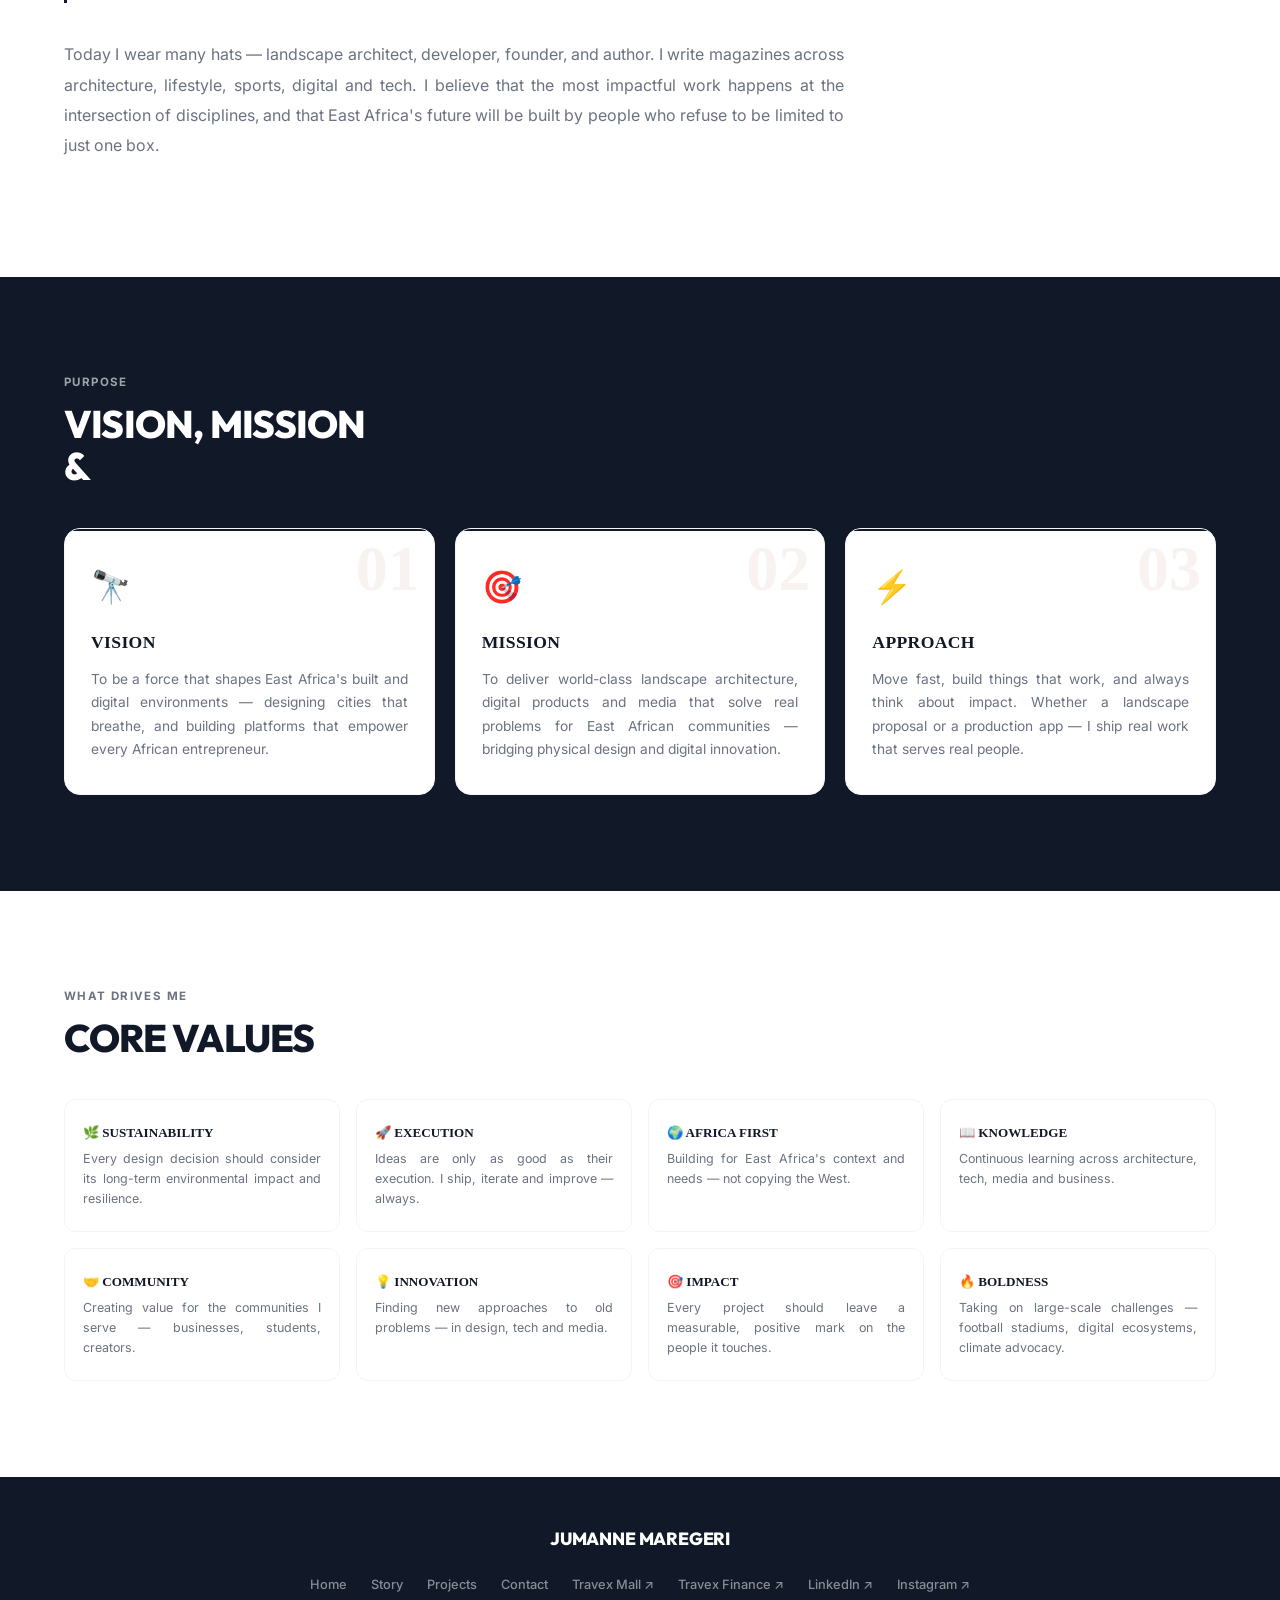
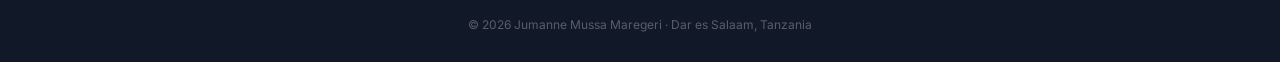
<file: story.html>
<!DOCTYPE html>
<html lang="en">
<head>
<meta charset="UTF-8"/>
  <meta name="google-site-verification" content="p9ZmMHL9Vc2xALCBuGiLvE2m5e5ViBeyXmNs_aEo-oM" />
<meta name="viewport" content="width=device-width, initial-scale=1.0"/>
<title>My Story — Jumanne Maregeri | Founder, Architect & Developer</title>
  <meta name="description" content="The story of Jumanne Maregeri — from Dar es Salaam to founding Travex Digital Group, studying Landscape Architecture at Ardhi University, and building digital products for East Africa."/>
  <meta name="keywords" content="Jumanne Maregeri story, Travex Digital Group founder, Ardhi University landscape architecture, Tanzania entrepreneur, The Green Shift Magazine"/>
  <meta name="author" content="Jumanne Maregeri"/>
  <meta name="robots" content="index, follow"/>
  <link rel="canonical" href="https://hello-maregeri.vercel.app/story.html"/>
  <!-- Open Graph -->
  <meta property="og:type" content="website"/>
  <meta property="og:title" content="My Story — Jumanne Maregeri | Founder, Architect & Developer"/>
  <meta property="og:description" content="The story of Jumanne Maregeri — from Dar es Salaam to founding Travex Digital Group, studying Landscape Architecture at Ardhi University, and building digital products for East Africa."/>
  <meta property="og:url" content="https://hello-maregeri.vercel.app/story.html"/>
  <meta property="og:image" content="https://hello-maregeri.vercel.app/images/me.jpg"/>
  <meta property="og:site_name" content="Hello Maregeri"/>
  <!-- Twitter -->
  <meta name="twitter:card" content="summary_large_image"/>
  <meta name="twitter:title" content="My Story — Jumanne Maregeri | Founder, Architect & Developer"/>
  <meta name="twitter:description" content="The story of Jumanne Maregeri — from Dar es Salaam to founding Travex Digital Group, studying Landscape Architecture at Ardhi University, and building digital products for East Africa."/>
  <meta name="twitter:image" content="https://hello-maregeri.vercel.app/images/me.jpg"/>
<link rel="stylesheet" href="style.css"/>
<style>
#story-hero {
  min-height: 44vh; display: flex; align-items: center;
  padding: 120px 5% 70px;
  background: var(--dark); position: relative; overflow: hidden;
}
.story-glow {
  position: absolute; top: -80px; left: 0;
  width: 500px; height: 500px;
  background: radial-gradient(circle, rgba(139,37,0,0.07) 0%, transparent 65%);
  pointer-events: none;
}
.story-hero h1 {
  font-size: clamp(3rem, 7vw, 5.5rem);
  font-weight: 800; line-height: 0.95; letter-spacing: -0.01em;
}
.story-hero h1 span { color: var(--gold); }
.story-hero p {
  font-size: 1rem; color: var(--muted);
  margin-top: 16px; max-width: 520px; line-height: 1.7;
}

/* STORY */
#mystory { background: var(--bg); }
.story-content { max-width: 780px; }
.story-content p {
  font-size: 1rem; color: var(--muted);
  line-height: 1.9; margin-bottom: 20px;
}
.story-content p strong { color: var(--white); font-weight: 700; }
.story-content p em { color: var(--gold); font-style: normal; font-weight: 600; }
.story-quote {
  margin: 36px 0; padding: 24px 28px;
  border-left: 3px solid var(--gold);
  background: var(--card); border-radius: 0 12px 12px 0;
}
.story-quote p {
  font-size: 1.05rem; color: var(--white);
  font-style: italic; line-height: 1.7; margin: 0;
}
.story-quote cite {
  display: block; font-size: 0.78rem; font-weight: 700;
  color: var(--gold); letter-spacing: 0.06em;
  text-transform: uppercase; margin-top: 10px; font-style: normal;
}

/* VM */
#vision { background: var(--dark); }
.vm-grid { display: grid; grid-template-columns: 1fr 1fr 1fr; gap: 20px; }
.vm-card {
  padding: 32px 26px;
  background: var(--card); border: 1px solid var(--border2);
  border-radius: 16px; position: relative; overflow: hidden;
  transition: transform 0.25s;
}
.vm-card:hover { transform: translateY(-4px); }
.vm-card::before {
  content: ''; position: absolute; top: 0; left: 0; right: 0;
  height: 2px; background: var(--gold);
}
.vm-n {
  font-family: 'Times New Roman', Times, serif, sans-serif; font-size: 4rem; font-weight: 800;
  color: rgba(139,37,0,0.06); position: absolute;
  top: 8px; right: 14px; line-height: 1;
}
.vm-icon { font-size: 2rem; margin-bottom: 16px; }
.vm-card h3 {
  font-family: 'Times New Roman', Times, serif, sans-serif; font-size: 1.1rem; font-weight: 700;
  color: var(--white); margin-bottom: 12px; letter-spacing: 0.02em;
}
.vm-card p { font-size: 0.86rem; color: var(--muted); line-height: 1.7; }

/* VALUES */
#values { background: var(--bg); }
.values-grid { display: grid; grid-template-columns: repeat(4,1fr); gap: 16px; }
.value {
  padding: 22px 18px;
  background: var(--card); border: 1px solid var(--border2);
  border-radius: 12px; transition: border-color 0.2s;
}
.value:hover { border-color: var(--border); }
.value h4 {
  font-family: 'Times New Roman', Times, serif, sans-serif; font-size: 0.82rem; font-weight: 700;
  color: var(--gold); margin-bottom: 6px;
}
.value p { font-size: 0.78rem; color: var(--muted); line-height: 1.6; }

@media (max-width: 768px) {
  .vm-grid { grid-template-columns: 1fr; }
  .values-grid { grid-template-columns: 1fr 1fr; }
}
@media (max-width: 480px) {
  .values-grid { grid-template-columns: 1fr; }
}

/* story-specific fixes */
.story-content p strong { color: var(--dark) !important; }
.story-quote p { color: var(--dark) !important; }
.story-quote cite { color: var(--accent, #C2410C) !important; }
#vision .vm-card h3 { color: var(--dark) !important; }
#vision h2 { color: #FFFFFF !important; }
#vision .label { color: rgba(255,255,255,0.6) !important; }
#vision .vm-card p { color: var(--muted) !important; }
.value h4 { color: var(--dark) !important; font-size: 0.82rem; }

/* ── TEXT FIX: dark bg sections → white text ── */
#hero, #hero p, #hero h1, #hero h2, #hero h3, #hero span,
#hero .hero-subtitle, #hero .hero-desc, #hero .hero-badge,
#hero .stat-l, #hero .label, #hero .skill-pill { color: #FFFFFF !important; }
#hero h1 span, #hero .stat-n { color: #FFFFFF !important; }
#hero .hero-stats { border-color: rgba(255,255,255,0.15) !important; }

#story-hero *, #story-hero h1, #story-hero p { color: #FFFFFF !important; }
#proj-hero *, #proj-hero h1, #proj-hero p { color: #FFFFFF !important; }
#contact-hero *, #contact-hero h1, #contact-hero p { color: #FFFFFF !important; }

/* no #services section on this page */

footer *, footer p, footer h1, footer h2, footer h3,
footer a, footer span { color: #FFFFFF !important; }
.footer-links a { color: rgba(255,255,255,0.5) !important; }
.footer-copy { color: rgba(255,255,255,0.3) !important; }

/* TDG card colours handled in style.css */

</style>
</head>
<body>
<nav>
  <a href="index.html" class="nav-logo">JM<span>.</span></a>
  <ul class="nav-links">
    <li><a href="index.html">Home</a></li>
    <li><a href="index.html#services">About</a></li>
    <li><a href="story.html" class="active">Story</a></li>
    <li><a href="projects.html">Projects</a></li>
    <li><a href="contact.html">Contact</a></li>
  </ul>
  <button class="hamburger" onclick="toggleMenu()" aria-label="Menu"><span></span><span></span><span></span></button>
</nav>
<div class="mobile-menu" id="mobileMenu">
  <a href="index.html">Home</a><a href="index.html#services">About</a>
  <a href="story.html">Story</a><a href="projects.html">Projects</a><a href="contact.html">Contact</a>
</div>

<section id="story-hero">
  <div class="story-glow"></div>
  <div class="reveal" style="position:relative;z-index:1">
    <div class="label">About Me</div>
    <h1 class="story-hero">MY <span>STORY</span></h1>
    <p class="story-hero">From Dar es Salaam to building digital products and designing spaces for East Africa.</p>
  </div>
</section>

<section id="mystory">
  <div class="label">The Journey</div>
  <h2>HOW IT ALL <span>BEGAN</span></h2>
  <div class="story-content reveal">
    <p>
      I was born on <strong>11th March 2003</strong> in Tanzania. From a young age, I was drawn to two worlds that most people see as completely separate — the physical world of space and design, and the digital world of technology and systems. That curiosity never left me.
    </p>
    <p>
      In 2023, I enrolled at <em>Ardhi University</em> to study BSc Landscape Architecture in Dar es Salaam. It was here that everything clicked. I discovered that design is not just about aesthetics — it is about solving problems, shaping communities, and responding to the environment. I became passionate about climate-responsive urban landscapes, coastal design, and how architecture can answer Africa's rapid urban growth challenges.
    </p>
    <p>
      That same year, I founded <strong>The Green Shift Magazine</strong> — a publication promoting sustainable landscape architecture and climate solutions across Africa. It covers green cities, coastal afforestation, and design principles for a resilient future. Not long after, I co-founded <strong>SmartScape Architecture</strong>, a platform for education, advocacy and innovation in landscape architecture.
    </p>

    <p>
      In early 2026, I took the leap into entrepreneurship and <strong>founded Travex Digital Group (TDG)</strong> — Tanzania's pioneering digital ventures company. The question that drove me was simple: why are so many talented Tanzanian businesses invisible to the world? The answer wasn't a lack of effort — it was a lack of access to the right tools. TDG was my answer.
    </p>
    <p>
      I built and shipped <em>Travex Mall</em> — Africa's intelligent digital marketplace — and <em>Travex Finance</em>, a financial management SaaS for Tanzanian retail businesses. Both are live today, serving real people across Tanzania. As CEO and Vision Lead, I lead product strategy, full-stack development, and business growth across the entire TDG ecosystem.
    </p>
    <p>
      Between January and June 2026, I also served as an <strong>Intern Landscape Architect</strong> at Triple A Architects in Dar es Salaam — producing site plans, landscape proposals and architectural drawings across residential, mosque and sports facility typologies.
    </p>
    <div class="story-quote">
      <p>"I didn't build Travex to create a tech company. I built it to be a solution — a bridge between Tanzania's incredible human potential and the intelligent digital tools they deserve to succeed."</p>
      <cite>— Jumanne Maregeri, Founder & CEO, Travex Digital Group</cite>
    </div>
    <p>
      Today I wear many hats — landscape architect, developer, founder, and author. I write magazines across architecture, lifestyle, sports, digital and tech. I believe that the most impactful work happens at the intersection of disciplines, and that East Africa's future will be built by people who refuse to be limited to just one box.
    </p>
  </div>
</section>

<section id="vision">
  <div class="label">Purpose</div>
  <h2>VISION, MISSION<br/>&amp; <span>APPROACH</span></h2>
  <div class="vm-grid reveal">
    <div class="vm-card">
      <div class="vm-n">01</div>
      <div class="vm-icon">🔭</div>
      <h3>VISION</h3>
      <p>To be a force that shapes East Africa's built and digital environments — designing cities that breathe, and building platforms that empower every African entrepreneur.</p>
    </div>
    <div class="vm-card">
      <div class="vm-n">02</div>
      <div class="vm-icon">🎯</div>
      <h3>MISSION</h3>
      <p>To deliver world-class landscape architecture, digital products and media that solve real problems for East African communities — bridging physical design and digital innovation.</p>
    </div>
    <div class="vm-card">
      <div class="vm-n">03</div>
      <div class="vm-icon">⚡</div>
      <h3>APPROACH</h3>
      <p>Move fast, build things that work, and always think about impact. Whether a landscape proposal or a production app — I ship real work that serves real people.</p>
    </div>
  </div>
</section>

<section id="values">
  <div class="label">What Drives Me</div>
  <h2>CORE <span>VALUES</span></h2>
  <div class="values-grid reveal">
    <div class="value"><h4>🌿 SUSTAINABILITY</h4><p>Every design decision should consider its long-term environmental impact and resilience.</p></div>
    <div class="value"><h4>🚀 EXECUTION</h4><p>Ideas are only as good as their execution. I ship, iterate and improve — always.</p></div>
    <div class="value"><h4>🌍 AFRICA FIRST</h4><p>Building for East Africa's context and needs — not copying the West.</p></div>
    <div class="value"><h4>📖 KNOWLEDGE</h4><p>Continuous learning across architecture, tech, media and business.</p></div>
    <div class="value"><h4>🤝 COMMUNITY</h4><p>Creating value for the communities I serve — businesses, students, creators.</p></div>
    <div class="value"><h4>💡 INNOVATION</h4><p>Finding new approaches to old problems — in design, tech and media.</p></div>
    <div class="value"><h4>🎯 IMPACT</h4><p>Every project should leave a measurable, positive mark on the people it touches.</p></div>
    <div class="value"><h4>🔥 BOLDNESS</h4><p>Taking on large-scale challenges — football stadiums, digital ecosystems, climate advocacy.</p></div>
  </div>
</section>

<footer>
  <div class="footer-logo">JUMANNE <span>MAREGERI</span></div>
  <ul class="footer-links">
    <li><a href="index.html">Home</a></li><li><a href="story.html">Story</a></li>
    <li><a href="projects.html">Projects</a></li><li><a href="contact.html">Contact</a></li>
    <li><a href="https://travex-mall.vercel.app" target="_blank">Travex Mall ↗</a></li>
    <li><a href="https://travex-finance.vercel.app" target="_blank">Travex Finance ↗</a></li>
    <li><a href="https://www.linkedin.com/in/arch-jumanne-maregeri-b4262a372" target="_blank" rel="noopener">LinkedIn ↗</a></li>
    <li><a href="https://www.instagram.com/maregeri_jr" target="_blank" rel="noopener">Instagram ↗</a></li>
  </ul>
  <div class="footer-copy">© 2026 Jumanne Mussa Maregeri · Dar es Salaam, Tanzania</div>
</footer>
<script>
function toggleMenu(){ document.getElementById('mobileMenu').classList.toggle('open'); }
const obs = new IntersectionObserver(e=>{e.forEach(el=>{if(el.isIntersecting){el.target.classList.add('visible');obs.unobserve(el.target);}});},{threshold:0.08});
document.querySelectorAll('.reveal').forEach(r=>obs.observe(r));
</script>
</body>
</html>
</file>
<file: style.css>
/* ── FONTS — matching hersisaid.tz style ── */
@import url('https://fonts.googleapis.com/css2?family=Inter:wght@300;400;500;600;700;800;900&family=Outfit:wght@400;500;600;700;800;900&display=swap');

:root {
  /* Colors matching hersisaid.tz clean white/professional theme */
  --bg:      #FFFFFF;
  --bg2:     #F9FAFB;
  --bg3:     #F3F4F6;
  --dark:    #111827;
  --card:    #FFFFFF;
  --card2:   #F9FAFB;
  --white:   #FFFFFF;
  --text:    #111827;
  --text2:   #374151;
  --muted:   #6B7280;
  --light:   #9CA3AF;
  --border:  #E5E7EB;
  --border2: #F3F4F6;

  /* Accent — dark charcoal/near-black like hersi */
  --gold:    #111827;
  --gold2:   #374151;
  --gold3:   #1F2937;

  /* Keep for compatibility */
  --black:   #111827;
  --navy:    #1F2937;
  --gray:    #6B7280;
  --accent:  #C2410C;
}

*, *::before, *::after { box-sizing: border-box; margin: 0; padding: 0; }
html { scroll-behavior: smooth; }

body {
  font-family: 'Inter', sans-serif;
  background: var(--bg);
  color: var(--text);
  overflow-x: hidden;
  line-height: 1.6;
  font-size: 16px;
  font-weight: 400;
}

::-webkit-scrollbar { width: 3px; }
::-webkit-scrollbar-track { background: var(--bg3); }
::-webkit-scrollbar-thumb { background: var(--dark); border-radius: 10px; }

/* ── NAV ── */
nav {
  position: fixed; top: 0; left: 0; right: 0; z-index: 999;
  display: flex; align-items: center; justify-content: space-between;
  padding: 0 5%; height: 68px;
  background: rgba(255,255,255,0.97);
  backdrop-filter: blur(12px);
  border-bottom: 1px solid var(--border);
}
.nav-logo {
  font-family: 'Outfit', sans-serif;
  font-size: 1.1rem; font-weight: 800;
  letter-spacing: -0.01em; color: var(--dark);
  text-decoration: none;
}
.nav-logo span { color: var(--dark); }
.nav-links { display: flex; gap: 32px; list-style: none; }
.nav-links a {
  font-size: 0.875rem; font-weight: 500;
  color: var(--muted); text-decoration: none;
  transition: color 0.2s;
}
.nav-links a:hover, .nav-links a.active { color: var(--dark); }
.hamburger {
  display: none; flex-direction: column; gap: 5px;
  cursor: pointer; background: none; border: none; padding: 4px;
}
.hamburger span {
  display: block; width: 22px; height: 2px;
  background: var(--dark); border-radius: 2px;
}
.mobile-menu {
  display: none; position: fixed;
  top: 68px; left: 0; right: 0;
  background: rgba(255,255,255,0.99); z-index: 998;
  border-bottom: 1px solid var(--border);
  padding: 20px 5%;
}
.mobile-menu.open { display: block; }
.mobile-menu a {
  display: block; padding: 12px 0;
  font-size: 0.9rem; font-weight: 500;
  color: var(--muted); text-decoration: none;
  border-bottom: 1px solid var(--border2);
  transition: color 0.2s;
}
.mobile-menu a:last-child { border: none; }
.mobile-menu a:hover { color: var(--dark); }

/* ── BUTTONS ── */
.btn-gold {
  display: inline-flex; align-items: center; gap: 8px;
  padding: 0.85rem 2rem;
  background: var(--dark); color: #FFFFFF;
  font-family: 'Inter', sans-serif;
  font-size: 0.875rem; font-weight: 600;
  letter-spacing: -0.01em;
  text-decoration: none; border-radius: 8px;
  transition: all 0.2s;
  border: none; cursor: pointer;
}
.btn-gold:hover { background: var(--gold2); transform: translateY(-1px); box-shadow: 0 4px 20px rgba(17,24,39,0.15); }
.btn-outline {
  display: inline-flex; align-items: center; gap: 8px;
  padding: 0.85rem 2rem;
  background: transparent;
  border: 1.5px solid var(--border);
  color: var(--text2);
  font-family: 'Inter', sans-serif;
  font-size: 0.875rem; font-weight: 500;
  text-decoration: none; border-radius: 8px;
  transition: all 0.2s;
  cursor: pointer;
}
.btn-outline:hover { border-color: var(--dark); color: var(--dark); }

/* ── SECTIONS ── */
section { padding: 96px 5%; background: var(--bg); }
section:nth-child(even) { background: var(--bg2); }

.label {
  font-size: 0.72rem; font-weight: 700;
  color: var(--muted);
  text-transform: uppercase; letter-spacing: 0.12em;
  margin-bottom: 12px; display: block;
}

h1, h2, h3 { font-family: 'Outfit', sans-serif; }

h1 { font-size: clamp(2.8rem, 5vw, 4.5rem); font-weight: 800; line-height: 1.05; color: var(--dark); }
h1 span, h1 .gold { color: var(--dark); }

h2 {
  font-family: 'Outfit', sans-serif;
  font-size: clamp(1.8rem, 3vw, 2.6rem);
  font-weight: 800; line-height: 1.1; margin-bottom: 40px;
  color: var(--dark); letter-spacing: -0.02em;
}
h2 span, h2 .gold { color: var(--dark); }

h3 { font-size: 1.1rem; font-weight: 700; color: var(--dark); }

p { color: var(--text2); font-size: 0.95rem; line-height: 1.7; text-align: justify; }

/* ── CARDS ── */
.card {
  background: var(--white);
  border: 1px solid var(--border);
  border-radius: 12px;
  overflow: hidden;
  transition: all 0.2s;
}
.card:hover { box-shadow: 0 8px 32px rgba(17,24,39,0.08); transform: translateY(-2px); }
.card img { width: 100%; aspect-ratio: 16/9; object-fit: cover; display: block; }
.card-body { padding: 20px; }
.card-cat {
  font-size: 0.7rem; font-weight: 700; letter-spacing: 0.1em;
  text-transform: uppercase; color: var(--muted); margin-bottom: 6px;
}
.card-body h3 { font-size: 1rem; font-weight: 700; color: var(--dark); margin-bottom: 6px; }
.card-body p { font-size: 0.85rem; color: var(--muted); line-height: 1.6; margin-bottom: 12px; }

.tag {
  display: inline-block; padding: 3px 10px;
  font-size: 0.7rem; font-weight: 600;
  color: var(--text2); background: var(--bg3);
  border: 1px solid var(--border);
  border-radius: 20px; margin: 2px;
}

/* ── GOLD LINE (now border line) ── */
.gold-line {
  height: 1px;
  background: var(--border);
}

/* ── FOOTER ── */
footer {
  background: var(--dark);
  padding: 48px 5% 28px;
  text-align: center;
}
.footer-logo {
  font-family: 'Outfit', sans-serif;
  font-size: 1.1rem; font-weight: 800;
  letter-spacing: -0.01em; color: #FFFFFF; margin-bottom: 6px;
}
.footer-logo span { color: rgba(255,255,255,0.5); }
.footer-links {
  display: flex; justify-content: center;
  flex-wrap: wrap; gap: 24px;
  margin: 18px 0; list-style: none;
}
.footer-links a {
  font-size: 0.8rem; font-weight: 500;
  color: rgba(255,255,255,0.4); text-decoration: none;
  transition: color 0.2s;
}
.footer-links a:hover { color: rgba(255,255,255,0.9); }
.footer-copy { font-size: 0.75rem; color: rgba(255,255,255,0.25); margin-top: 12px; }

/* ── HERO SKILLS ── */
.hero-skills { display: flex; flex-wrap: wrap; gap: 8px; margin-top: 24px; }
.skill-pill {
  padding: 6px 14px;
  background: var(--bg3);
  border: 1px solid var(--border);
  border-radius: 20px;
  font-size: 0.78rem; font-weight: 500;
  color: var(--text2);
  font-family: 'Inter', sans-serif;
}

/* ── PHOTO ── */
.photo-circle {
  width: 280px; height: 280px; border-radius: 50%;
  overflow: hidden;
  border: 3px solid var(--border);
  box-shadow: 0 8px 40px rgba(17,24,39,0.1);
  flex-shrink: 0;
}
.photo-circle img { width: 100%; height: 100%; object-fit: cover; object-position: center top; }

/* ── REVEAL ── */
.reveal { opacity: 0; transform: translateY(20px); transition: opacity 0.6s ease, transform 0.6s ease; }
.reveal.visible { opacity: 1; transform: none; }

/* Justified text */
p, li, .hero-desc, .modal-desc, .story-content p,
.svc p, .card-body p, .tdg-card p,
.about-text p, .timeline-body p {
  text-align: justify;
  text-justify: inter-word;
}

/* ── RESPONSIVE ── */
@media (max-width: 768px) {
  nav { padding: 0 4%; }
  .nav-links { display: none; }
  .hamburger { display: flex; }
  section { padding: 72px 4%; }
  h2 { font-size: clamp(1.6rem, 7vw, 2.2rem); }
  .photo-circle { width: 200px; height: 200px; }
}


/* ── FIX: Text on dark (charcoal #111827) backgrounds ── */
[style*="background: var(--dark)"] *,
[style*="background:var(--dark)"] *,
.dark-bg *, .hdr-bar *,
section[style*="background: var(--dark)"] * { color: #FFFFFF; }

/* Sections that use var(--dark) as background */
#hero, #hero * { color: #FFFFFF; }
#hero h1, #hero h2, #hero h3 { color: #FFFFFF; }
#hero h1 span { color: #FFFFFF; }

/* Nav dark bar */
.dark-bar, .dark-bar * { color: #FFFFFF; }

/* Story hero */
#story-hero, #story-hero * { color: #FFFFFF; }
#story-hero h1 { color: #FFFFFF; }

/* Project hero */
#proj-hero, #proj-hero * { color: #FFFFFF; }
#proj-hero h1, #proj-hero h1 span { color: #FFFFFF; }

/* Contact hero */
#contact-hero, #contact-hero * { color: #FFFFFF; }
#contact-hero h1 { color: #FFFFFF; }

/* Services section dark */
#services, #services * { color: #FFFFFF; }
#services h2, #services h3, #services h4 { color: #FFFFFF; }

/* Footer dark */
footer, footer * { color: #FFFFFF; }
footer h1, footer h2, footer h3 { color: #FFFFFF; }
.footer-links a { color: rgba(255,255,255,0.6); }
.footer-copy { color: rgba(255,255,255,0.3); }

/* TDG cards dark bg */
.tdg-card, .tdg-card * { color: #FFFFFF; }
.tdg-card { background: var(--card2); border-color: var(--border2); }
.tdg-card h4 { color: var(--dark); }
.tdg-card p { color: var(--text2); }
.tdg-card-label, .tdg-card-link { color: #FBBF24; }

/* Header bars in dark sections */
.section-hdr, .hdr-dark, .hdr-dark * { color: #FFFFFF; }

/* Buttons on dark bg */
#hero .btn-gold { background: #FFFFFF; color: #111827; }
#hero .btn-gold:hover { background: #F3F4F6; }
#hero .btn-outline { border-color: rgba(255,255,255,0.4); color: #FFFFFF; }

/* Skill pills on dark */
#hero .skill-pill { color: rgba(255,255,255,0.85); border-color: rgba(255,255,255,0.2); background: rgba(255,255,255,0.1); }

/* Labels on dark bg */
#hero .label, #story-hero .label, #proj-hero .label, #contact-hero .label,
#services .label { color: rgba(255,255,255,0.6); }

/* Stats on dark */
#hero .stat-n { color: #FFFFFF; }
#hero .stat-l { color: rgba(255,255,255,0.6); }
#hero .hero-stats { border-color: rgba(255,255,255,0.15); }
</file>
